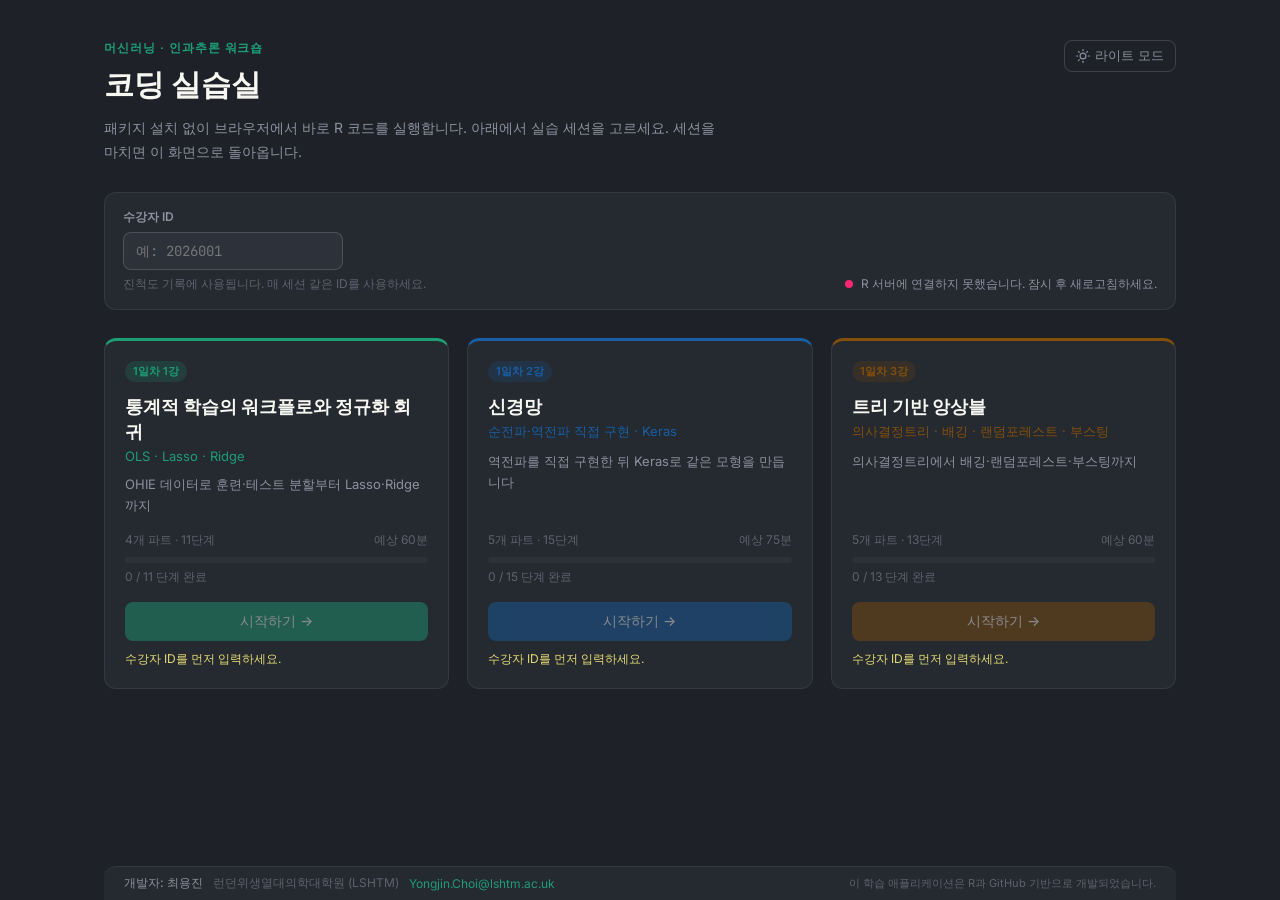
<file: index.html>
<!DOCTYPE html>
<html lang="ko" data-theme="dark">
<head>
  <meta charset="UTF-8" />
  <meta name="viewport" content="width=device-width, initial-scale=1.0" />
  <title>코딩 실습실</title>
  <link rel="stylesheet" href="style.css" />
</head>
<body>

<div class="hub">

  <header class="hub-header">
    <div>
      <div class="hub-kicker">머신러닝 · 인과추론 워크숍</div>
      <h1 class="hub-title">코딩 실습실</h1>
      <p class="hub-desc">
        패키지 설치 없이 브라우저에서 바로 R 코드를 실행합니다.
        아래에서 실습 세션을 고르세요. 세션을 마치면 이 화면으로 돌아옵니다.
      </p>
    </div>
    <button id="theme-btn" class="theme-btn" onclick="toggleTheme()" title="라이트/다크 전환"></button>
  </header>

  <section class="hub-bar">
    <div class="hub-field">
      <label for="student-id">수강자 ID</label>
      <input id="student-id" type="text" maxlength="20" placeholder="예: 2026001"
             oninput="onStudentInput()" />
      <span class="hub-field-help">진척도 기록에 사용됩니다. 매 세션 같은 ID를 사용하세요.</span>
    </div>
    <div class="hub-status">
      <span class="status-dot" id="server-dot"></span>
      <span id="server-text">R 서버 상태 확인 중…</span>
    </div>
  </section>

  <section class="session-grid" id="session-grid"></section>

  <footer class="app-footer">
    <div class="footer-left">
      <span class="footer-dev">개발자: 최용진</span>
      <span class="footer-affil">런던위생열대의학대학원 (LSHTM)</span>
      <a class="footer-email" href="mailto:Yongjin.Choi@lshtm.ac.uk">Yongjin.Choi@lshtm.ac.uk</a>
    </div>
    <div class="footer-right">이 학습 애플리케이션은 R과 GitHub 기반으로 개발되었습니다.</div>
  </footer>

</div>

<script src="courses.js"></script>
<script src="lessons/workflow.js"></script>
<script src="lessons/nn.js"></script>
<script src="lessons/ensemble.js"></script>
<script>
/* ── 수강자 ID ─────────────────────────────────────────── */
function onStudentInput() {
  setStudentId(document.getElementById('student-id').value);
  renderSessions();
}

/* ── 세션 카드 ─────────────────────────────────────────── */
function renderSessions() {
  const grid = document.getElementById('session-grid');
  const hasId = getStudentId().length > 0;

  grid.innerHTML = SESSION_ORDER.map(meta => {
    const course = COURSES[meta.id];
    if (!course) return '';

    const total = countSteps(course);
    const done  = sessionProgress(meta.id).done.length;
    const pct   = total ? Math.round(done / total * 100) : 0;
    const state = done === 0 ? 'start' : (done >= total ? 'done' : 'resume');
    const label = state === 'start' ? '시작하기' : state === 'done' ? '다시 보기' : '이어하기';

    return `
      <article class="session-card ${state === 'done' ? 'is-done' : ''}"
               style="--accent:${course.color}">
        <div class="session-top">
          <span class="session-badge">${course.label || course.title.split('.')[0]}</span>
          ${state === 'done' ? '<span class="session-complete">완료</span>' : ''}
          ${course.tracker ? '' : '<span class="session-tag">자체 채점</span>'}
        </div>
        <h2 class="session-name">${course.title.replace(/^\d+강\.\s*/, '')}</h2>
        <p class="session-sub">${course.subtitle}</p>
        <p class="session-note">${meta.note}</p>

        <div class="session-meta">
          <span>${course.chapters.length}개 파트 · ${total}단계</span>
          <span>예상 ${meta.est}</span>
        </div>

        <div class="progress-track"><div class="progress-fill" style="width:${pct}%"></div></div>
        <div class="progress-text">${done} / ${total} 단계 완료</div>

        <div class="session-actions">
          <button class="session-btn" ${hasId ? '' : 'disabled'}
                  onclick="openSession('${meta.id}')">${label} →</button>
          ${done > 0 ? `<button class="session-reset" onclick="resetSession('${meta.id}')">진척도 초기화</button>` : ''}
        </div>
        ${hasId ? '' : '<div class="session-lock">수강자 ID를 먼저 입력하세요.</div>'}
      </article>`;
  }).join('');
}

function openSession(id) {
  location.href = `practice.html?session=${encodeURIComponent(id)}`;
}
function resetSession(id) {
  if (!confirm('이 세션의 진척도를 지웁니다. 계속할까요?')) return;
  resetSessionProgress(id);
  renderSessions();
}

/* ── R 서버 상태 (무료 플랜은 첫 요청이 느립니다) ───────── */
async function pingServer() {
  const dot  = document.getElementById('server-dot');
  const text = document.getElementById('server-text');
  text.textContent = 'R 서버를 깨우는 중… (최대 60초)';
  try {
    const t0 = Date.now();
    const res = await fetch(`${API_URL}/health`);
    const data = await res.json();
    if (unbox(data.status) === 'ok') {
      dot.classList.add('ok');
      text.textContent = `R 서버 준비 완료 (${((Date.now() - t0) / 1000).toFixed(1)}초)${shard}`;
      return;
    }
    throw new Error();
  } catch (e) {
    dot.classList.add('err');
    text.textContent = 'R 서버에 연결하지 못했습니다. 잠시 후 새로고침하세요.';
  }
}

/* ── 시작 ──────────────────────────────────────────────── */
window.addEventListener('load', () => {
  applyTheme(localStorage.getItem('theme') || 'dark');
  document.getElementById('student-id').value = getStudentId();

  const doneParam = new URLSearchParams(location.search).get('done');
  renderSessions();
  if (doneParam && COURSES[doneParam]) {
    const card = document.querySelector('.session-card');
    if (card) card.scrollIntoView({ behavior: 'smooth', block: 'center' });
  }
  pingServer();
});
</script>

</body>
</html>
</file>
<file: style.css>
/* ── Google Fonts ───────────────────────────── */
@import url('https://fonts.googleapis.com/css2?family=JetBrains+Mono:wght@400;500&family=Inter:wght@400;500;600&display=swap');

/* ── 리셋 & 전역 ─────────────────────────────── */
*, *::before, *::after { box-sizing: border-box; margin: 0; padding: 0; }

/* ══════════════════════════════════════════════
   CSS 변수 — 다크 테마 (기본값)
══════════════════════════════════════════════ */
:root,
[data-theme="dark"] {
  --teal:   #1D9E75;
  --teal-d: #0F6E56;
  --teal-l: #1a3a2e;
  --blue:   #185FA5;
  --blue-l: #E6F1FB;

  /* 배경 */
  --bg:     #1e2127;
  --bg2:    #252930;
  --bg3:    #2d3139;
  --editor: #1a1d23;
  --output: #141720;

  /* 경계·텍스트 */
  --border:  rgba(255,255,255,0.08);
  --border2: rgba(255,255,255,0.15);
  --text:    #d4d8e0;
  --text2:   #8b92a0;
  --text3:   #5c6370;

  /* Monokai 하이라이트 */
  --mk-green:  #a6e22e;
  --mk-yellow: #e6db74;
  --mk-orange: #fd971f;
  --mk-pink:   #f92672;
  --mk-blue:   #66d9ef;
  --mk-purple: #ae81ff;
  --mk-white:  #f8f8f2;
  --mk-comment:#75715e;

  /* 공통 */
  --mono:      'JetBrains Mono', 'Fira Code', 'Courier New', monospace;
  --sans:      'Inter', -apple-system, BlinkMacSystemFont, sans-serif;
  --radius:    8px;
  --radius-lg: 12px;
}

/* ══════════════════════════════════════════════
   CSS 변수 — 라이트 테마
══════════════════════════════════════════════ */
[data-theme="light"] {
  --teal:   #0f8060;
  --teal-d: #0a5c45;
  --teal-l: #d4f0e8;

  /* 배경 */
  --bg:     #f5f6f8;
  --bg2:    #ffffff;
  --bg3:    #eaecf0;
  --editor: #fafbfc;
  --output: #f0f2f5;

  /* 경계·텍스트 */
  --border:  rgba(0,0,0,0.08);
  --border2: rgba(0,0,0,0.15);
  --text:    #2c3038;
  --text2:   #5a6275;
  --text3:   #9099aa;

  /* 라이트용 코드 하이라이트 (GitHub-light 느낌) */
  --mk-green:  #22863a;
  --mk-yellow: #b08800;
  --mk-orange: #e36209;
  --mk-pink:   #d73a49;
  --mk-blue:   #005cc5;
  --mk-purple: #6f42c1;
  --mk-white:  #24292e;
  --mk-comment:#6a737d;
}

/* ── 라이트 테마: 에디터 캐럿·텍스트 색 보정 ── */
[data-theme="light"] #code-editor {
  caret-color: var(--mk-orange);
  color: transparent; /* 하이라이트 레이어가 텍스트 담당 */
}
[data-theme="light"] #hl-layer {
  background: var(--editor);
  color: var(--mk-white);
}

/* ── 라이트 테마: output-plot 배경 그대로 유지 ── */
[data-theme="light"] #output-plot-wrap {
  background: #f8f9fa;
}

/* ────────────────────────────────────────────
   이하 나머지 스타일은 CSS 변수만 참조하므로
   라이트/다크 모두 자동 적용됩니다.
──────────────────────────────────────────── */

html, body {
  height: 100%;
  font-family: var(--sans);
  font-size: 15px;
  background: var(--bg);
  color: var(--text);
  transition: background 0.2s, color 0.2s;
}

/* ── 로딩 화면 ───────────────────────────────── */
.loading-screen {
  position: fixed; inset: 0;
  display: flex; align-items: center; justify-content: center;
  background: var(--bg);
  z-index: 100;
}
.loading-inner { text-align: center; width: 320px; }
.loading-logo {
  width: 64px; height: 64px; border-radius: 16px;
  background: var(--teal); color: white;
  font-size: 28px; font-weight: 700;
  display: flex; align-items: center; justify-content: center;
  margin: 0 auto 20px;
  font-family: var(--mono);
}
.loading-text { font-size: 17px; font-weight: 500; margin-bottom: 16px; }
.loading-bar {
  height: 4px; background: var(--bg3); border-radius: 2px; overflow: hidden;
  margin-bottom: 12px;
}
.loading-fill {
  height: 100%; background: var(--teal);
  transition: width 0.6s ease; width: 0%;
}
.loading-sub { font-size: 14px; color: var(--text3); line-height: 1.5; }

/* ── 앱 레이아웃 ─────────────────────────────── */
.app  { height: 100vh; display: flex; flex-direction: column; }
.main { flex: 1; display: flex; overflow: hidden; min-height: 0; }

/* ── 왼쪽 패널 ───────────────────────────────── */
.left-panel {
  width: 300px; min-width: 300px;
  display: flex; flex-direction: column;
  border-right: 0.5px solid var(--border);
  overflow: hidden;
}

.lesson-header {
  padding: 16px;
  border-bottom: 0.5px solid var(--border);
}
.chapter-badge {
  font-size: 12px; font-weight: 500;
  padding: 3px 8px; border-radius: 20px;
  display: inline-block; margin-bottom: 8px;
  background: var(--teal-l); color: var(--teal);
}
.lesson-title {
  font-size: 16px; font-weight: 500;
  line-height: 1.4; color: var(--mk-white);
}

.steps-nav {
  display: flex; flex-wrap: wrap;
  padding: 10px 16px; gap: 5px;
  border-bottom: 0.5px solid var(--border);
}
.step-dot {
  width: 26px; height: 26px; border-radius: 50%;
  border: 0.5px solid var(--border2);
  display: flex; align-items: center; justify-content: center;
  font-size: 12px; cursor: pointer; color: var(--text2);
  transition: all 0.15s;
}
.step-dot:hover  { background: var(--bg2); }
.step-dot.active { background: var(--teal); color: white; border-color: var(--teal); font-weight: 500; }
.step-dot.done   { background: var(--teal-l); color: var(--teal); border-color: var(--teal); }

.mission-body { flex: 1; overflow-y: auto; padding: 16px; }
.mission-section { margin-bottom: 16px; }
.mission-label {
  font-size: 11px; font-weight: 700; letter-spacing: 0.08em;
  text-transform: uppercase; color: var(--text2); margin-bottom: 6px;
}
.mission-text { font-size: 14px; line-height: 1.7; color: var(--text); }
.mission-text code {
  font-family: var(--mono); font-size: 13px;
  background: var(--bg3); padding: 1px 6px;
  border-radius: 4px; color: var(--mk-green);
}
.mission-text pre {
  background: var(--editor); border: 0.5px solid var(--border);
  border-radius: var(--radius); padding: 12px 14px;
  margin-top: 8px; overflow-x: auto;
}
.mission-text pre code {
  background: none; padding: 0; font-size: 13px; color: var(--mk-white);
}
.task-box {
  background: var(--bg2); border-radius: var(--radius);
  padding: 10px 12px; border: 0.5px solid var(--border);
}
.task-item {
  display: flex; align-items: flex-start; gap: 8px;
  font-size: 14px; line-height: 1.5; margin-bottom: 8px;
}
.task-item:last-child { margin-bottom: 0; }
.task-check {
  width: 16px; height: 16px; min-width: 16px; border-radius: 50%;
  border: 1.5px solid var(--border2); margin-top: 1px;
  display: flex; align-items: center; justify-content: center;
  transition: all 0.2s;
}
.task-check.done { background: var(--teal); border-color: var(--teal); color: white; }

.hint-area { padding: 12px 16px; border-top: 0.5px solid var(--border); }
.hint-btn {
  width: 100%; padding: 8px 12px;
  border: 0.5px solid var(--border2);
  border-radius: var(--radius); background: transparent;
  font-family: var(--sans); font-size: 14px; color: var(--text2);
  cursor: pointer; transition: all 0.15s;
}
.hint-btn:hover { background: var(--bg2); color: var(--text); }
.hint-bubble {
  display: none; font-size: 14px; line-height: 1.65;
  color: var(--text); background: var(--bg2);
  border-radius: var(--radius); padding: 10px 12px;
  margin-top: 8px; border-left: 2px solid var(--teal);
}
.hint-bubble.visible { display: block; }
.hint-loading { color: var(--text3); font-style: italic; }
.hint-box {
  font-size: 13px; line-height: 1.65; color: var(--mk-yellow);
  background: var(--bg2); border-radius: var(--radius);
  padding: 10px 12px; border-left: 2px solid var(--mk-orange);
}

/* 개념/할일 텍스트 */
.content-text { color: var(--text); }

/* ── 단축키 섹션 ─────────────────────────────── */
.shortcut-divider {
  border: none; border-top: 0.5px solid var(--border2);
  margin: 8px 0 16px;
}
.shortcut-list { display: flex; flex-direction: column; gap: 3px; }
.shortcut-group-label {
  font-size: 10px; font-weight: 700; letter-spacing: 0.08em;
  text-transform: uppercase; color: var(--text2);
  margin-top: 10px; margin-bottom: 4px;
}
.shortcut-group-label:first-child { margin-top: 0; }
.shortcut-item {
  display: flex; align-items: flex-start;
  justify-content: space-between; gap: 8px; padding: 3px 0;
}
.shortcut-desc { font-size: 12px; color: var(--text2); white-space: nowrap; padding-top: 2px; }
.shortcut-keys { display: flex; flex-direction: column; align-items: flex-end; gap: 2px; flex-shrink: 0; }
.shortcut-keys-row { display: flex; align-items: center; gap: 2px; }
kbd {
  font-family: var(--mono); font-size: 11px;
  background: var(--bg3); color: var(--mk-white);
  border: 0.5px solid var(--border2);
  border-radius: 4px; padding: 1px 5px; white-space: nowrap;
}

/* ── 오른쪽 패널 ─────────────────────────────── */
.right-panel {
  flex: 1; display: flex; flex-direction: column;
  min-width: 0; min-height: 0; overflow: hidden;
}

.editor-header {
  padding: 8px 14px;
  border-bottom: 0.5px solid var(--border);
  display: flex; align-items: center; justify-content: flex-end;
  flex-shrink: 0;
}
.editor-actions { display: flex; gap: 8px; align-items: center; }

/* 테마 버튼 */
.theme-btn {
  display: inline-flex; align-items: center; gap: 5px;
  padding: 6px 11px;
  border: 0.5px solid var(--border2);
  border-radius: var(--radius); background: transparent;
  font-family: var(--sans); font-size: 13px; color: var(--text2);
  cursor: pointer; transition: all 0.15s;
  white-space: nowrap;
}
.theme-btn:hover { background: var(--bg2); color: var(--text); }
.theme-btn svg   { flex-shrink: 0; }

.reset-btn {
  padding: 6px 12px; border: 0.5px solid var(--border2);
  border-radius: var(--radius); background: transparent;
  font-family: var(--sans); font-size: 14px; color: var(--text2);
  cursor: pointer; transition: all 0.15s;
}
.reset-btn:hover { background: var(--bg2); }

.run-btn {
  padding: 6px 16px; background: var(--teal); color: white;
  border: none; border-radius: var(--radius);
  font-family: var(--sans); font-size: 14px; font-weight: 500;
  cursor: pointer; transition: background 0.15s;
}
.run-btn:hover    { background: var(--teal-d); }
.run-btn:disabled { opacity: 0.6; cursor: not-allowed; }
.run-btn.next-mode           { background: #185FA5; }
.run-btn.next-mode:hover     { background: #0c447c; }

/* ── 코드 에디터 ─────────────────────────────── */
.editor-wrap {
  flex: 1; min-height: 0; position: relative; overflow: hidden;
}

#hl-layer {
  position: absolute; inset: 0;
  font-family: var(--mono); font-size: 14px; line-height: 1.7;
  padding: 16px 18px; margin: 0;
  background: var(--editor); color: var(--mk-white);
  white-space: pre-wrap; word-wrap: break-word;
  overflow: hidden; pointer-events: none;
  tab-size: 2;
  font-variant-ligatures: contextual;
  -webkit-font-variant-ligatures: contextual;
  font-feature-settings: "liga" 1, "calt" 1;
}

#code-editor {
  position: absolute; inset: 0;
  width: 100%; height: 100%;
  border: none; outline: none; resize: none;
  font-family: var(--mono); font-size: 14px; line-height: 1.7;
  padding: 16px 18px;
  background: transparent; color: transparent;
  caret-color: var(--mk-orange);
  tab-size: 2; z-index: 1;
  white-space: pre-wrap; word-wrap: break-word;
  overflow-y: auto;
  font-variant-ligatures: contextual;
  -webkit-font-variant-ligatures: contextual;
  font-feature-settings: "liga" 1, "calt" 1;
}

/* ── Monokai / GitHub-light 하이라이트 ─────── */
.hl-kw  { color: var(--mk-pink);    font-weight: 500; }
.hl-bi  { color: var(--mk-blue);    }
.hl-fn  { color: var(--mk-green);   }
.hl-str { color: var(--mk-yellow);  }
.hl-num { color: var(--mk-purple);  }
.hl-op  { color: var(--mk-pink);    }
.hl-cmt { color: var(--mk-comment); font-style: italic; }

/* ── 출력 패널 ───────────────────────────────── */
.output-panel {
  position: relative;
  display: flex; flex-direction: column;
  height: 300px; min-height: 100px; max-height: 80vh;
  border-top: 2px solid var(--teal);
  flex-shrink: 0;
}

.resizer-top {
  position: absolute;
  top: -6px; left: 0;
  height: 12px; width: 100%;
  cursor: ns-resize;
  z-index: 20;
}

.output-header {
  padding: 6px 14px;
  border-bottom: 0.5px solid var(--border);
  display: flex; align-items: center; justify-content: space-between;
  flex-shrink: 0;
  background: var(--bg2);
}
.output-label {
  font-size: 11px; font-weight: 600; letter-spacing: 0.07em;
  text-transform: uppercase; color: var(--text3);
}
.output-status { font-size: 13px; }
.status-ok  { color: var(--mk-green); }
.status-err { color: var(--mk-pink);  }

.output-container {
  flex: 1; overflow-y: auto;
  background: var(--output);
  display: flex; flex-direction: column;
}
.output-body {
  flex: 1; padding: 10px 14px;
  font-family: var(--mono); font-size: 13px; line-height: 1.7;
}
.output-placeholder { color: var(--text3); }
.out-ok  { color: var(--mk-white); white-space: pre-wrap; }
.out-err { color: var(--mk-pink);  white-space: pre-wrap; }

#output-plot-wrap {
  padding: 15px; flex-shrink: 0;
  background: #f8f9fa;
}
#output-plot { width: 100%; height: auto; border-radius: 4px; }

/* ── 모달 ────────────────────────────────────── */
.modal-overlay {
  position: fixed; inset: 0;
  background: rgba(0,0,0,0.65);
  display: flex; align-items: center; justify-content: center;
  z-index: 50;
}
.modal-card {
  background: var(--bg2); border: 0.5px solid var(--border2);
  border-radius: var(--radius-lg); padding: 32px 40px;
  text-align: center; min-width: 320px; max-width: 520px;
}
.modal-icon {
  width: 48px; height: 48px; border-radius: 50%;
  background: var(--teal-l); color: var(--teal);
  font-size: 22px; font-weight: 700;
  display: flex; align-items: center; justify-content: center;
  margin: 0 auto 12px;
}
.modal-title { font-size: 18px; font-weight: 500; margin-bottom: 14px; color: var(--mk-white); }
.modal-impl  {
  font-size: 14px; line-height: 1.7; color: var(--text);
  text-align: left; background: var(--bg3);
  border-radius: var(--radius); padding: 14px 16px;
  margin-bottom: 16px; border-left: 2px solid var(--teal);
}
.modal-impl code {
  font-family: var(--mono); font-size: 13px;
  background: var(--editor); color: var(--mk-green);
  padding: 1px 5px; border-radius: 3px;
}
.modal-sub { font-size: 14px; color: var(--text2); margin-bottom: 20px; }
.modal-next-btn {
  padding: 8px 24px; background: var(--teal); color: white;
  border: none; border-radius: var(--radius);
  font-family: var(--sans); font-size: 15px; font-weight: 500;
  cursor: pointer;
}
.modal-next-btn:hover { background: var(--teal-d); }
.modal-close {
  position: absolute; top: 15px; right: 15px;
  background: transparent; border: none;
  font-size: 24px; color: var(--text3);
  cursor: pointer; line-height: 1; transition: color 0.2s;
}
.modal-close:hover { color: var(--mk-white); }

/* ── 닉네임 모달 ─────────────────────────────── */
.nickname-card { max-width: 380px; text-align: left; }
.nickname-title { font-size: 20px; font-weight: 600; color: var(--mk-white); margin-bottom: 12px; }
.nickname-desc  { font-size: 14px; color: var(--text2); line-height: 1.65; margin-bottom: 6px; }
.nickname-tip   { display: block; margin-top: 8px; font-size: 13px; color: var(--mk-yellow); line-height: 1.5; }
.nickname-input {
  width: 100%; padding: 10px 12px; margin: 14px 0 6px;
  background: var(--bg3); border: 0.5px solid var(--border2);
  border-radius: var(--radius); color: var(--mk-white);
  font-family: var(--sans); font-size: 15px; outline: none;
  transition: border-color 0.15s;
}
.nickname-input:focus       { border-color: var(--teal); }
.nickname-input::placeholder { color: var(--text3); }
.nickname-error { font-size: 12px; color: var(--mk-pink); margin-bottom: 10px; }

/* ── 푸터 ────────────────────────────────────── */
.app-footer {
  display: flex; align-items: center; justify-content: space-between;
  padding: 8px 20px;
  border-top: 0.5px solid var(--border);
  background: var(--bg2);
  font-size: 12px; color: var(--text3);
  flex-shrink: 0;
}
.footer-left  { display: flex; align-items: center; gap: 10px; }
.footer-dev   { color: var(--text2); font-weight: 500; }
.footer-affil { color: var(--text3); }
.footer-email { color: var(--teal); text-decoration: none; }
.footer-email:hover { text-decoration: underline; }
.footer-right { color: var(--text3); font-size: 11px; }

/* ══════════════════════════════════════════════
   v2 추가분 — 마스터(허브) 페이지
══════════════════════════════════════════════ */
.hub {
  min-height: 100vh; display: flex; flex-direction: column;
  max-width: 1120px; margin: 0 auto; padding: 40px 24px 0;
}
.hub-header {
  display: flex; align-items: flex-start; justify-content: space-between;
  gap: 20px; margin-bottom: 28px;
}
.hub-kicker {
  font-size: 12px; letter-spacing: 0.08em; text-transform: uppercase;
  color: var(--teal); font-weight: 600; margin-bottom: 8px;
}
.hub-title { font-size: 30px; font-weight: 600; color: var(--mk-white); margin-bottom: 10px; }
.hub-desc  { font-size: 14px; line-height: 1.7; color: var(--text2); max-width: 620px; }

.hub-bar {
  display: flex; align-items: flex-end; justify-content: space-between;
  gap: 20px; flex-wrap: wrap;
  background: var(--bg2); border: 0.5px solid var(--border);
  border-radius: var(--radius-lg); padding: 16px 18px; margin-bottom: 28px;
}
.hub-field { display: flex; flex-direction: column; gap: 6px; }
.hub-field label { font-size: 12px; font-weight: 600; color: var(--text2); }
.hub-field input {
  width: 220px; padding: 9px 12px;
  background: var(--bg3); border: 0.5px solid var(--border2);
  border-radius: var(--radius); color: var(--text);
  font-family: var(--mono); font-size: 14px; outline: none;
}
.hub-field input:focus { border-color: var(--teal); }
.hub-field-help { font-size: 12px; color: var(--text3); }
.hub-status { display: flex; align-items: center; gap: 8px; font-size: 12px; color: var(--text2); }
.status-dot {
  width: 8px; height: 8px; border-radius: 50%;
  background: var(--mk-yellow); animation: pulse 1.4s infinite;
}
.status-dot.ok  { background: var(--mk-green); animation: none; }
.status-dot.err { background: var(--mk-pink);  animation: none; }
@keyframes pulse { 0%,100% { opacity: 1; } 50% { opacity: 0.3; } }

.session-grid {
  display: grid; grid-template-columns: repeat(auto-fit, minmax(300px, 1fr));
  gap: 18px; margin-bottom: 40px;
}
.session-card {
  display: flex; flex-direction: column;
  background: var(--bg2); border: 0.5px solid var(--border);
  border-top: 3px solid var(--accent);
  border-radius: var(--radius-lg); padding: 20px;
  transition: transform 0.15s, border-color 0.15s;
}
.session-card:hover { transform: translateY(-2px); border-color: var(--border2); }
.session-top { display: flex; align-items: center; gap: 8px; margin-bottom: 12px; }
.session-badge {
  font-size: 11px; font-weight: 600; padding: 3px 8px; border-radius: 999px;
  background: color-mix(in srgb, var(--accent) 18%, transparent); color: var(--accent);
}
.session-complete {
  font-size: 11px; font-weight: 600; padding: 3px 8px; border-radius: 999px;
  background: var(--teal-l); color: var(--teal);
}
.session-tag {
  font-size: 11px; padding: 3px 8px; border-radius: 999px;
  background: var(--bg3); color: var(--text3);
}
.session-name { font-size: 18px; font-weight: 600; color: var(--mk-white); line-height: 1.4; }
.session-sub  { font-size: 13px; color: var(--accent); margin-top: 4px; }
.session-note { font-size: 13px; color: var(--text2); line-height: 1.6; margin-top: 10px; flex: 1; }
.session-meta {
  display: flex; justify-content: space-between;
  font-size: 12px; color: var(--text3); margin: 16px 0 8px;
}
.progress-track { height: 6px; background: var(--bg3); border-radius: 999px; overflow: hidden; }
.progress-fill  { height: 100%; background: var(--accent); transition: width 0.3s; }
.progress-text  { font-size: 12px; color: var(--text3); margin-top: 6px; }
.session-actions { display: flex; align-items: center; gap: 10px; margin-top: 16px; }
.session-btn {
  flex: 1; padding: 10px 14px; border: none; border-radius: var(--radius);
  background: var(--accent); color: #fff; font-family: var(--sans);
  font-size: 14px; font-weight: 500; cursor: pointer; transition: filter 0.15s;
}
.session-btn:hover:not(:disabled) { filter: brightness(1.12); }
.session-btn:disabled { opacity: 0.45; cursor: not-allowed; }
.session-reset {
  background: transparent; border: none; color: var(--text3);
  font-size: 12px; cursor: pointer; text-decoration: underline;
}
.session-reset:hover { color: var(--text2); }
.session-lock { font-size: 12px; color: var(--mk-yellow); margin-top: 10px; }
.hub .app-footer { margin-top: auto; border-radius: var(--radius-lg) var(--radius-lg) 0 0; }

/* ══════════════════════════════════════════════
   v2 추가분 — 실습 화면
══════════════════════════════════════════════ */
.back-link {
  display: inline-block; font-size: 12px; color: var(--text3);
  text-decoration: none; margin-bottom: 8px;
}
.back-link:hover { color: var(--teal); }
.session-label { font-size: 12px; color: var(--text3); font-weight: 500; }
.editor-header { justify-content: space-between; }

/* 잠긴 단계 */
.step-dot.locked {
  opacity: 0.45; cursor: not-allowed;
  background: var(--bg3); color: var(--text3); border-color: var(--border);
}
.step-dot.locked:hover { background: var(--bg3); }

/* 빈칸 체크리스트 */
.task-code {
  font-family: var(--mono); font-size: 12.5px; line-height: 1.55;
  color: var(--text2); word-break: break-all;
}
.task-item.is-wrong .task-code { color: var(--mk-pink); }
.task-check.wrong { background: var(--mk-pink); border-color: var(--mk-pink); color: #fff; }
.task-note { font-size: 12px; color: var(--text3); margin-top: 8px; }

/* 채점 결과 */
.feedback-box {
  background: var(--bg3); border: 0.5px solid var(--border);
  border-radius: var(--radius); padding: 12px; font-size: 13px; line-height: 1.6;
}
.feedback-pre {
  font-family: var(--mono); font-size: 12px; white-space: pre-wrap;
  color: var(--text); margin-bottom: 8px;
}
.feedback-good { color: var(--mk-green); }
.feedback-bad  { color: var(--mk-pink); }

/* 안내 배너 */
.notice {
  background: var(--teal-l); color: var(--teal);
  border-radius: var(--radius); padding: 10px 12px;
  font-size: 13px; margin-bottom: 14px;
}
.link-btn {
  background: none; border: none; color: inherit; font-weight: 600;
  text-decoration: underline; cursor: pointer; font-size: 13px; padding: 0;
}

/* 그래프 출력 */
#output-plots { display: flex; flex-direction: column; gap: 12px; padding: 0 12px 12px; }
.plot-item { text-align: center; background: #ffffff; border-radius: var(--radius); padding: 8px; }
.plot-item img { max-width: 100%; height: auto; }

/* 개념 설명 안의 코드 블록 */
.concept-code {
  font-family: var(--mono); font-size: 12px; line-height: 1.6;
  background: var(--bg3); border-radius: var(--radius);
  padding: 10px; margin: 8px 0; overflow-x: auto; color: var(--text);
}
.mission-text ul { margin: 8px 0 8px 18px; }
.mission-text li { margin-bottom: 6px; }
.mission-text p  { margin-bottom: 8px; }

/* 빈칸 강조 */
.hl-blank {
  background: color-mix(in srgb, var(--mk-orange) 22%, transparent);
  color: var(--mk-orange); border-radius: 3px;
}

/* 토스트 */
.toast {
  position: fixed; left: 50%; bottom: 60px; transform: translateX(-50%) translateY(10px);
  background: var(--bg3); color: var(--text);
  border: 0.5px solid var(--border2); border-radius: var(--radius);
  padding: 10px 16px; font-size: 13px; opacity: 0; pointer-events: none;
  transition: opacity 0.2s, transform 0.2s; z-index: 200; max-width: 520px;
}
.toast.visible { opacity: 1; transform: translateX(-50%) translateY(0); }
</file>
